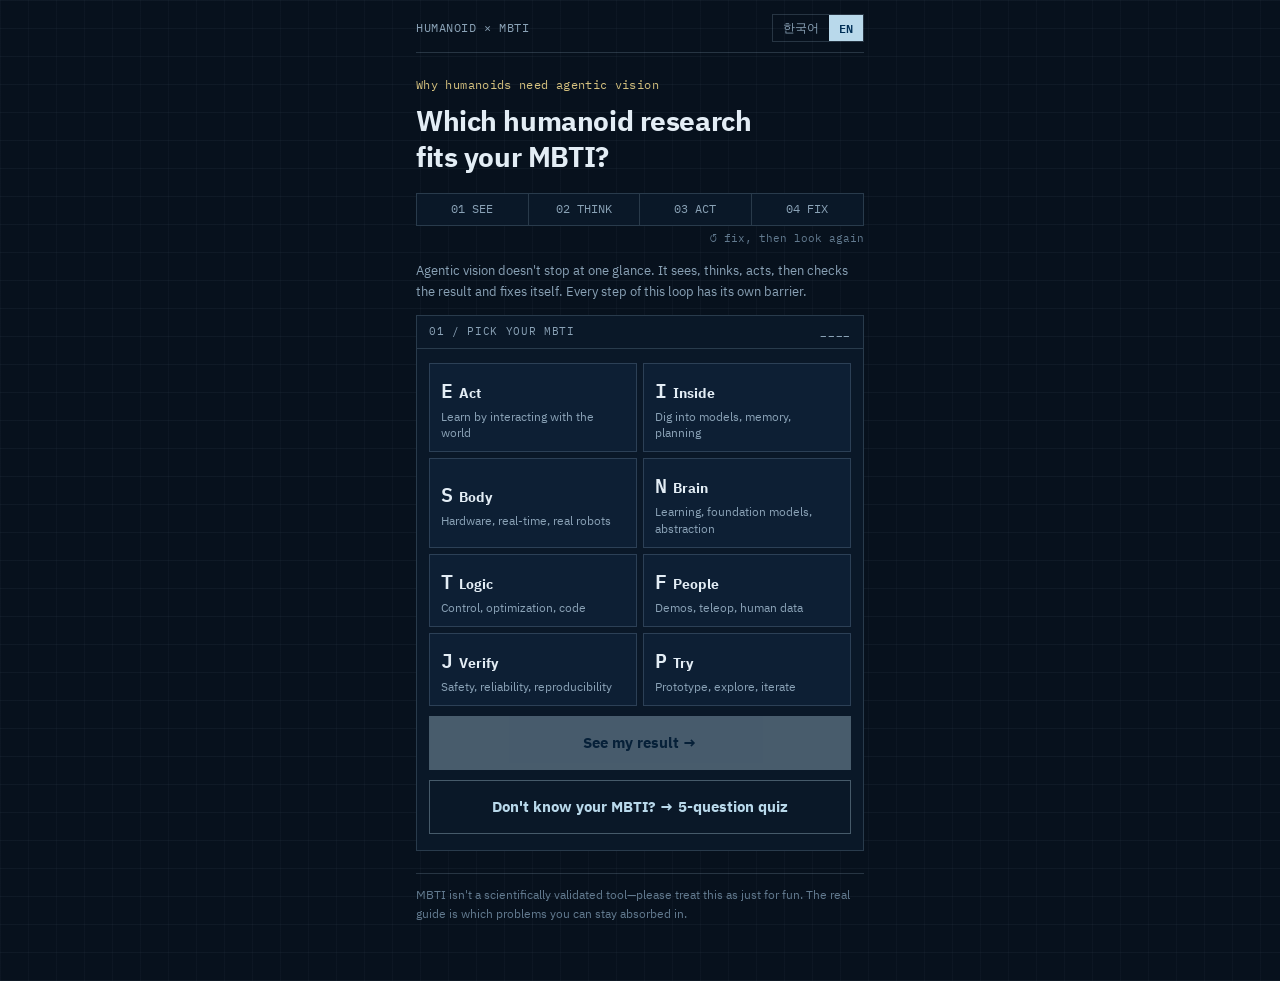
<file: index.html>
<!DOCTYPE html>
<html lang="ko">
<head>
  <meta charset="utf-8" />
  <meta name="viewport" content="width=device-width, initial-scale=1, viewport-fit=cover" />
  <meta name="theme-color" content="#06101d" />
  <title>Humanoid MBTI · Why humanoids need agentic vision</title>
  <meta name="description" content="내 MBTI에 맞는 휴머노이드 연구 분야와 논문, 그리고 정반대 유형에서 배울 점." />
  <link rel="icon" href="data:image/svg+xml,%3Csvg xmlns=%22http://www.w3.org/2000/svg%22 viewBox=%220 0 32 32%22%3E%3Crect width=%2232%22 height=%2232%22 rx=%228%22 fill=%22%23003057%22/%3E%3Ccircle cx=%2216%22 cy=%2216%22 r=%227%22 fill=%22none%22 stroke=%22%23b9d9eb%22 stroke-width=%223%22/%3E%3Ccircle cx=%2216%22 cy=%2216%22 r=%222.5%22 fill=%22%23b3a369%22/%3E%3C/svg%3E" />
  <link rel="preconnect" href="https://fonts.googleapis.com" />
  <link rel="preconnect" href="https://fonts.gstatic.com" crossorigin />
  <link rel="stylesheet" href="https://fonts.googleapis.com/css2?family=IBM+Plex+Mono:wght@400;500;600&family=IBM+Plex+Sans+KR:wght@400;500;700&display=swap" />
  <link rel="stylesheet" href="css/style.css" />
</head>
<body>
  <div class="wrap">
    <header class="topbar">
      <a class="brand" href="#/">Humanoid × MBTI</a>
      <div class="lang" role="group" aria-label="Language">
        <button type="button" data-lang="ko">한국어</button>
        <button type="button" data-lang="en">EN</button>
      </div>
    </header>
    <main id="app" aria-live="polite"></main>
  </div>
  <script type="importmap">
    { "imports": {
      "three": "https://cdn.jsdelivr.net/npm/three@0.160.0/build/three.module.js",
      "three/addons/": "https://cdn.jsdelivr.net/npm/three@0.160.0/examples/jsm/"
    } }
  </script>
  <script type="module" src="js/app.js"></script>
</body>
</html>
</file>
<file: css/style.css>
/* Design A: lab notebook. Square blocks with mono labels on a faint grid.
   Colors: Columbia Blue for data, Georgia Tech gold for the active item, GT navy as the base. */
:root {
  color-scheme: dark;
  --bg: #07111d;
  --panel: #0a1828;
  --panel-2: #0d1f34;
  --line: rgba(185, 217, 235, 0.18);
  --line-strong: rgba(185, 217, 235, 0.34);
  --text: #e3edf5;
  --muted: #8aa2b6;
  --faint: #627a8f;
  --cb: #b9d9eb;          /* Columbia Blue */
  --cb-strong: #75aadb;   /* Columbia web blue */
  --navy: #003057;        /* Georgia Tech Navy */
  --gold: #b3a369;        /* Georgia Tech Tech Gold */
  --gold-bright: #d6c27f;
  --font: "IBM Plex Sans KR", "Apple SD Gothic Neo", "Noto Sans KR", system-ui, sans-serif;
  --mono: "IBM Plex Mono", ui-monospace, "SFMono-Regular", Menlo, monospace;
}

* { box-sizing: border-box; }
html { -webkit-text-size-adjust: 100%; }
body {
  margin: 0;
  background:
    linear-gradient(rgba(185, 217, 235, 0.045) 1px, transparent 1px) 0 0 / 100% 28px,
    linear-gradient(90deg, rgba(185, 217, 235, 0.03) 1px, transparent 1px) 0 0 / 28px 100%,
    var(--bg);
  color: var(--text);
  font-family: var(--font);
  font-size: 15px;
  line-height: 1.6;
  min-height: 100dvh;
  word-break: keep-all;
  overflow-wrap: anywhere;
}
a { color: var(--cb); }
button { font: inherit; color: inherit; }
:focus-visible { outline: 2px solid var(--gold-bright); outline-offset: 2px; }
.mono { font-family: var(--mono); }

.wrap { max-width: 480px; margin: 0 auto; padding: 14px 16px 48px; }

/* top bar */
.topbar {
  display: flex; justify-content: space-between; align-items: center;
  font-family: var(--mono); font-size: 11.5px; letter-spacing: 0.05em;
  border-bottom: 1px solid var(--line); padding-bottom: 10px; margin-bottom: 4px;
}
.brand { color: var(--muted); text-decoration: none; text-transform: uppercase; }
.lang { display: inline-flex; border: 1px solid var(--line); }
.lang button { background: none; border: 0; padding: 4px 10px; font-family: var(--mono); font-size: 11.5px; color: var(--muted); cursor: pointer; }
.lang button[aria-pressed="true"] { background: var(--cb); color: var(--navy); font-weight: 600; }

/* headings */
.eyebrow { font-family: var(--mono); color: var(--gold-bright); font-size: 12px; letter-spacing: 0.03em; margin: 22px 0 8px; }
h1 { font-size: 28px; line-height: 1.3; margin: 0 0 18px; white-space: pre-line; letter-spacing: -0.015em; font-weight: 700; text-wrap: balance; }
h2 { font-size: 17px; margin: 0 0 10px; }
h3 { font-size: 14px; margin: 0 0 6px; }
p { margin: 0 0 10px; }
.muted { color: var(--muted); }
.small { font-size: 13px; }

/* blocks */
.blk { background: var(--panel); border: 1px solid var(--line); margin: 14px 0; }
.blk-h {
  display: flex; justify-content: space-between; gap: 10px;
  font-family: var(--mono); font-size: 11px; letter-spacing: 0.06em; text-transform: uppercase;
  color: var(--muted); padding: 7px 12px; border-bottom: 1px solid var(--line);
}
.blk-b { padding: 14px 12px 16px; }
.blk-b > :last-child { margin-bottom: 0; }
.lbl { font-family: var(--mono); font-size: 11px; letter-spacing: 0.06em; color: var(--cb-strong); text-transform: uppercase; margin: 14px 0 6px; }
.lbl:first-child { margin-top: 0; }

/* loop rail */
.rail { display: grid; grid-template-columns: repeat(4, 1fr); border: 1px solid var(--line); font-family: var(--mono); font-size: 11.5px; text-align: center; background: var(--panel); }
.rail div { padding: 8px 2px; border-right: 1px solid var(--line); color: var(--muted); line-height: 1.3; }
.rail div:last-child { border-right: 0; }
.rail small { display: block; font-family: var(--font); font-size: 11px; color: var(--faint); }
.rail .on { background: var(--gold); color: #14110a; font-weight: 600; }
.rail .on small { color: #3a3218; }
.rail-note { font-family: var(--mono); font-size: 11px; color: var(--faint); text-align: right; margin-top: 4px; }

/* picker */
.axis { display: grid; grid-template-columns: 1fr 1fr; gap: 6px; margin-bottom: 6px; }
.pick {
  background: var(--panel-2); border: 1px solid var(--line); padding: 10px 11px; text-align: left; cursor: pointer;
  min-height: 66px; transition: border-color .15s, background .15s;
}
.pick b { font-family: var(--mono); font-size: 20px; font-weight: 600; margin-right: 6px; }
.pick .pl { font-weight: 700; font-size: 14px; }
.pick .desc { display: block; font-size: 12px; color: var(--muted); line-height: 1.35; margin-top: 3px; }
.pick[aria-pressed="true"] { border-color: var(--cb); background: rgba(185, 217, 235, 0.10); }
.pick[aria-pressed="true"] b { color: var(--cb); }

/* buttons */
.btn {
  display: block; width: 100%; border: 1px solid transparent; padding: 14px 16px; margin-top: 10px;
  font-weight: 700; font-size: 15px; cursor: pointer; text-align: center; text-decoration: none;
}
.btn-primary { background: var(--cb); color: var(--navy); }
.btn-primary:disabled { opacity: 0.35; cursor: not-allowed; }
.btn-ghost { background: transparent; color: var(--cb); border-color: var(--line-strong); }
.btn-gold { background: var(--gold); color: #14110a; }

/* quiz */
.progress { height: 3px; background: var(--panel-2); margin: 18px 0 10px; }
.progress i { display: block; height: 100%; background: var(--cb); transition: width .25s; }
.qnum { font-family: var(--mono); font-size: 12px; color: var(--muted); }
.qtext { font-size: 20px; font-weight: 700; line-height: 1.45; margin: 8px 0 16px; }
.opt {
  display: flex; gap: 10px; width: 100%; text-align: left; background: var(--panel); border: 1px solid var(--line);
  padding: 15px 14px; margin-bottom: 8px; font-size: 15px; cursor: pointer;
}
.opt .k { font-family: var(--mono); color: var(--gold-bright); }
.opt:active, .opt:hover { border-color: var(--cb); }

/* result header */
.type-big { font-family: var(--mono); font-weight: 600; font-size: 60px; line-height: 1; color: var(--cb); letter-spacing: 0.02em; }
.kv { display: grid; grid-template-columns: 74px 1fr; gap: 6px 10px; margin: 14px 0 0; font-size: 14px; }
.kv dt { font-family: var(--mono); color: var(--muted); font-size: 11px; padding-top: 3px; letter-spacing: 0.04em; }
.kv dd { margin: 0; }
.field-name { font-weight: 700; font-size: 19px; line-height: 1.4; }
.nick { color: var(--gold-bright); }

/* 3D robot */
.robot { position: relative; height: 380px; background: radial-gradient(60% 50% at 50% 55%, rgba(117, 170, 219, 0.14), transparent 70%); }
.robot canvas { display: block; width: 100% !important; height: 100% !important; touch-action: none; }
.robot .loading { position: absolute; inset: 0; display: grid; place-items: center; font-family: var(--mono); font-size: 12px; color: var(--faint); pointer-events: none; }
.robot-cap { display: flex; justify-content: space-between; gap: 10px; border-top: 1px solid var(--line); padding: 8px 12px; font-size: 12.5px; }
.robot-cap .on { color: var(--gold-bright); }
.robot-cap .hint { font-family: var(--mono); font-size: 11px; color: var(--faint); white-space: nowrap; }
.credit { font-family: var(--mono); font-size: 10.5px; color: var(--faint); padding: 0 12px 8px; }
.credit a { color: var(--faint); }

.robot-view { position: absolute; border: 1px solid rgba(214, 194, 127, 0.8); pointer-events: none; overflow: hidden; }
.rv-h { position: absolute; top: 0; left: 0; right: 0; font-family: var(--mono); font-size: 9.5px; letter-spacing: 0.06em; color: #14110a; background: rgba(214, 194, 127, 0.9); padding: 1px 5px; }
.rv-boxes { position: absolute; inset: 0; }
.rv-b { position: absolute; border: 1.5px solid; }
.rv-b span { position: absolute; left: -1.5px; bottom: 100%; font-family: var(--mono); font-size: 9px; color: #0a1220; padding: 0 3px; white-space: nowrap; }
.rv-s { position: absolute; left: 0; right: 0; bottom: 0; font-family: var(--mono); font-size: 9.5px; color: var(--text); background: rgba(6, 12, 20, 0.75); padding: 2px 5px; }
.rv-s:empty { display: none; }
.rv-credit { position: absolute; left: 8px; bottom: 6px; font-family: var(--mono); font-size: 9.5px; color: var(--faint); pointer-events: none; }

.fig { margin: 0 0 14px; border: 1px solid var(--line); background: #fff; }
.fig img { display: block; width: 100%; max-height: 240px; object-fit: contain; background: #fff; }
.fig figcaption { background: var(--panel); border-top: 1px solid var(--line); padding: 7px 10px; font-size: 12px; color: var(--muted); line-height: 1.45; }
.fig figcaption a { color: var(--cb); }
.fig .chart { display: block; width: 100%; height: auto; background: var(--panel-2); font-family: var(--mono); font-size: 9px; fill: var(--faint); }
.fig .chart .ann { fill: #e8642c; font-size: 9.5px; }
.fig .chart .lbl2 { fill: var(--text); font-size: 10px; }

.vote-note { font-size: 12.5px; color: var(--gold-bright); margin-top: 8px; }
.vote-note:empty { display: none; }
.oppviz { border: 1px solid rgba(179, 163, 105, 0.45); margin: 0 0 12px; }
.oppviz .robot { height: 300px; }

.opp-strength { font-size: 14px; border-left: 2px solid var(--gold); padding-left: 10px; margin: 0 0 10px; }
.opp-strength .mono { display: block; font-size: 11px; color: var(--gold-bright); letter-spacing: 0.04em; }

/* tags */
.tags { display: flex; flex-wrap: wrap; gap: 4px; }
.tag { font-family: var(--mono); font-size: 11.5px; border: 1px solid var(--line); padding: 2px 7px; color: var(--cb); }

/* papers */
.tabs { display: grid; grid-template-columns: 1fr 1fr 1fr; border: 1px solid var(--line); margin-bottom: 4px; }
.tab { background: none; border: 0; padding: 8px; font-family: var(--mono); font-size: 12px; color: var(--muted); cursor: pointer; }
.tab + .tab { border-left: 1px solid var(--line); }
.tab[aria-selected="true"] { background: var(--cb); color: var(--navy); font-weight: 600; }
.paper { display: grid; grid-template-columns: 28px 1fr; padding: 12px 0; border-top: 1px dashed var(--line); }
.paper:first-child { border-top: 0; }
.paper .n { font-family: var(--mono); color: var(--gold); font-size: 13px; padding-top: 1px; }
.paper .t { font-weight: 700; font-size: 14px; line-height: 1.45; }
.paper .meta { font-family: var(--mono); font-size: 11px; color: var(--faint); margin: 3px 0 5px; }
.paper .why { font-size: 13.5px; color: var(--muted); }
.paper .links { display: flex; gap: 6px; margin-top: 7px; }
.paper .links a { font-family: var(--mono); font-size: 11.5px; text-decoration: none; padding: 3px 9px; border: 1px solid var(--line-strong); color: var(--cb); }
.paper .kind { font-family: var(--mono); font-size: 10.5px; font-weight: 500; padding: 1px 6px; margin-left: 4px; border: 1px solid var(--line-strong); color: var(--muted); vertical-align: 1px; white-space: nowrap; }
.paper .kind-startup { color: var(--gold-bright); border-color: currentColor; }
.paper .kind-bigtech { color: var(--cb); border-color: currentColor; }

/* opposite */
.opp { border-color: rgba(179, 163, 105, 0.55); }
.opp > .blk-h { color: var(--gold-bright); border-color: rgba(179, 163, 105, 0.35); }
.vs { display: flex; align-items: baseline; gap: 10px; font-family: var(--mono); margin-bottom: 10px; }
.vs .me { font-size: 20px; color: var(--cb); }
.vs .arrow { color: var(--faint); }
.vs .them { font-size: 36px; font-weight: 600; color: var(--gold-bright); line-height: 1; }
.room { font-size: 14px; border: 1px solid rgba(179, 163, 105, 0.45); background: rgba(179, 163, 105, 0.08); padding: 9px 11px; margin: 0 0 12px; }
.room:empty { display: none; }
.room b { color: var(--gold-bright); }
.quote { border-left: 2px solid var(--gold); padding: 2px 0 2px 12px; margin: 14px 0; }
.evidence { font-size: 12.5px; color: var(--muted); border: 1px dashed var(--line); padding: 10px 11px; margin-top: 12px; }

/* all types */
.grid16 { display: grid; grid-template-columns: repeat(4, 1fr); border-left: 1px solid var(--line); border-top: 1px solid var(--line); }
.grid16 a {
  text-align: center; text-decoration: none; padding: 10px 2px; font-family: var(--mono); font-size: 13px;
  border-right: 1px solid var(--line); border-bottom: 1px solid var(--line); color: var(--text);
}
.grid16 a.cur { background: var(--cb); color: var(--navy); font-weight: 600; }

.disclaimer { font-size: 12px; color: var(--faint); margin-top: 22px; line-height: 1.55; border-top: 1px solid var(--line); padding-top: 12px; }

/* modal for image fallback */
.modal { position: fixed; inset: 0; background: rgba(0, 0, 0, 0.85); display: flex; flex-direction: column; align-items: center; justify-content: center; padding: 20px; z-index: 10; }
.modal img { max-width: 100%; max-height: 72dvh; border: 1px solid var(--line); }
.modal p { color: var(--text); margin-top: 12px; text-align: center; }
.modal .btn { max-width: 320px; }

.fade-in { animation: fade .2s ease-out; }
@keyframes fade { from { opacity: 0.4; } to { opacity: 1; } }
@media (prefers-reduced-motion: reduce) { .fade-in { animation: none; } }
</file>
